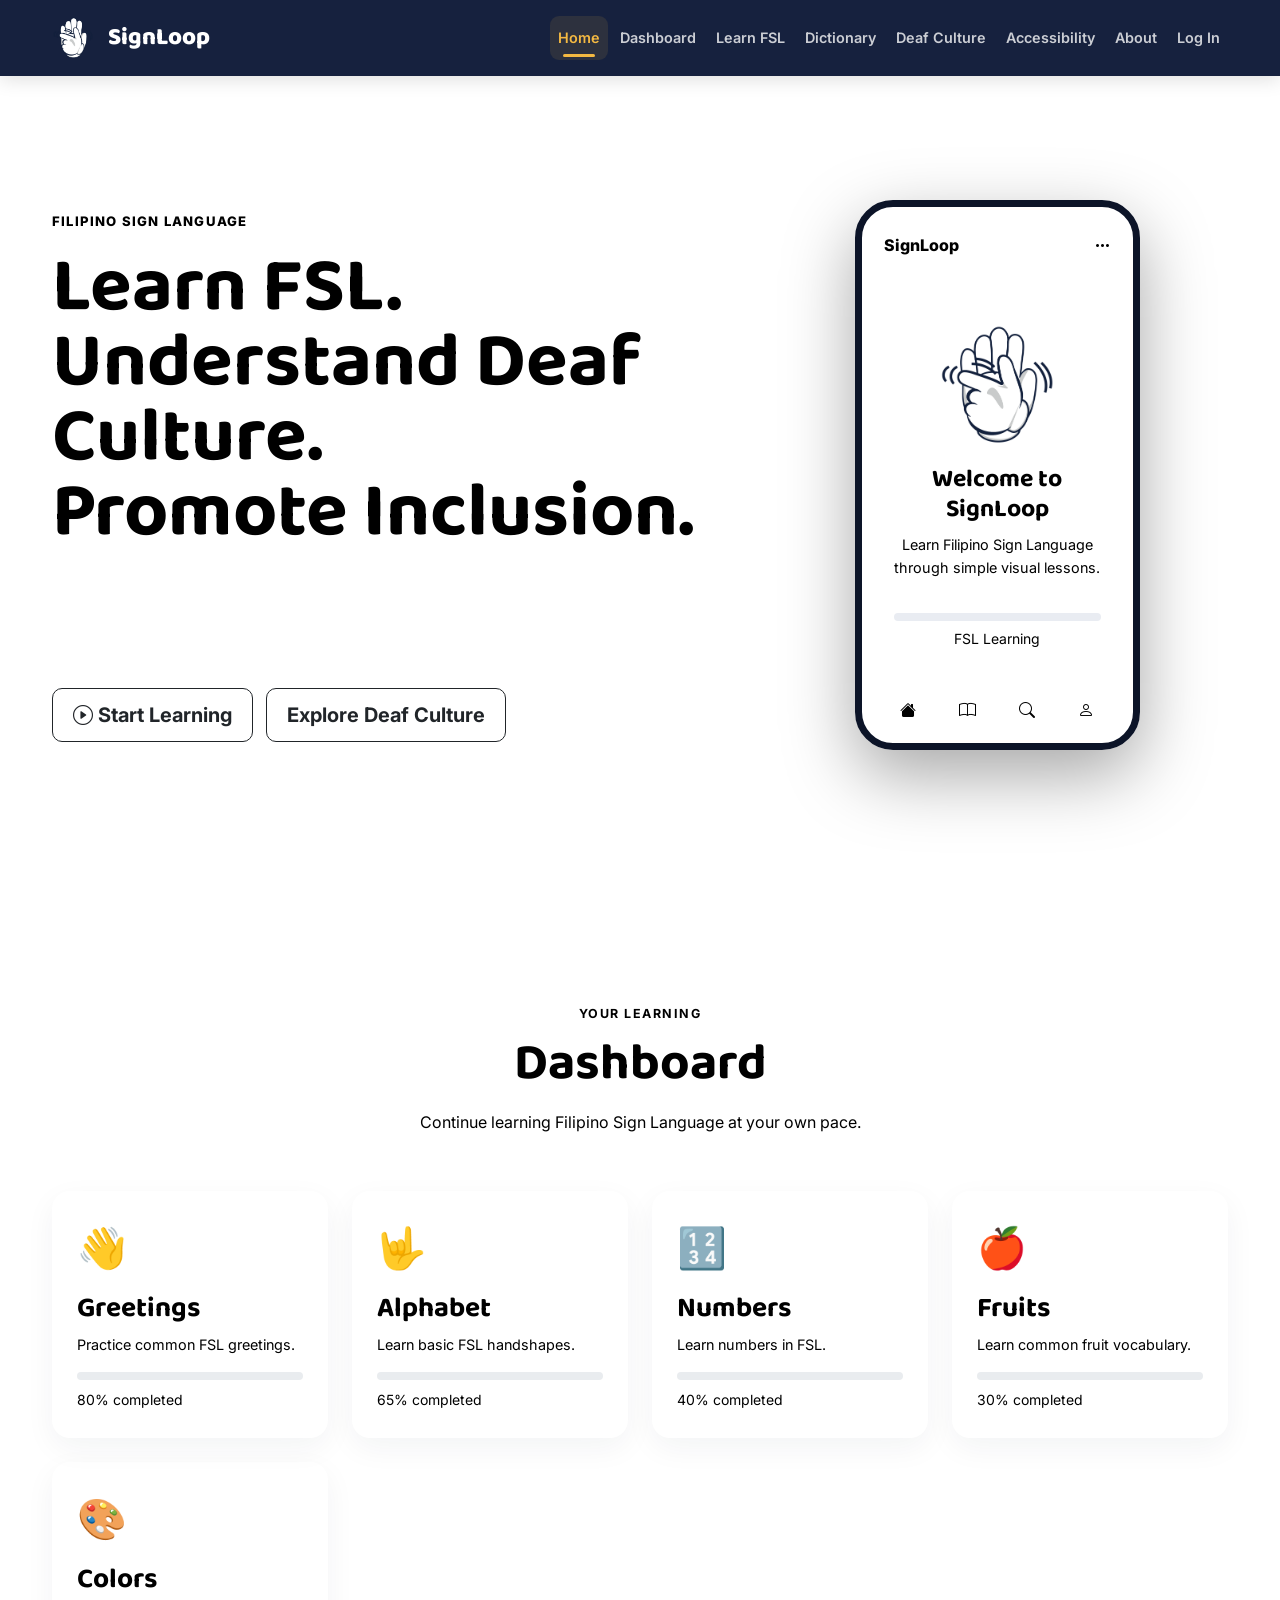
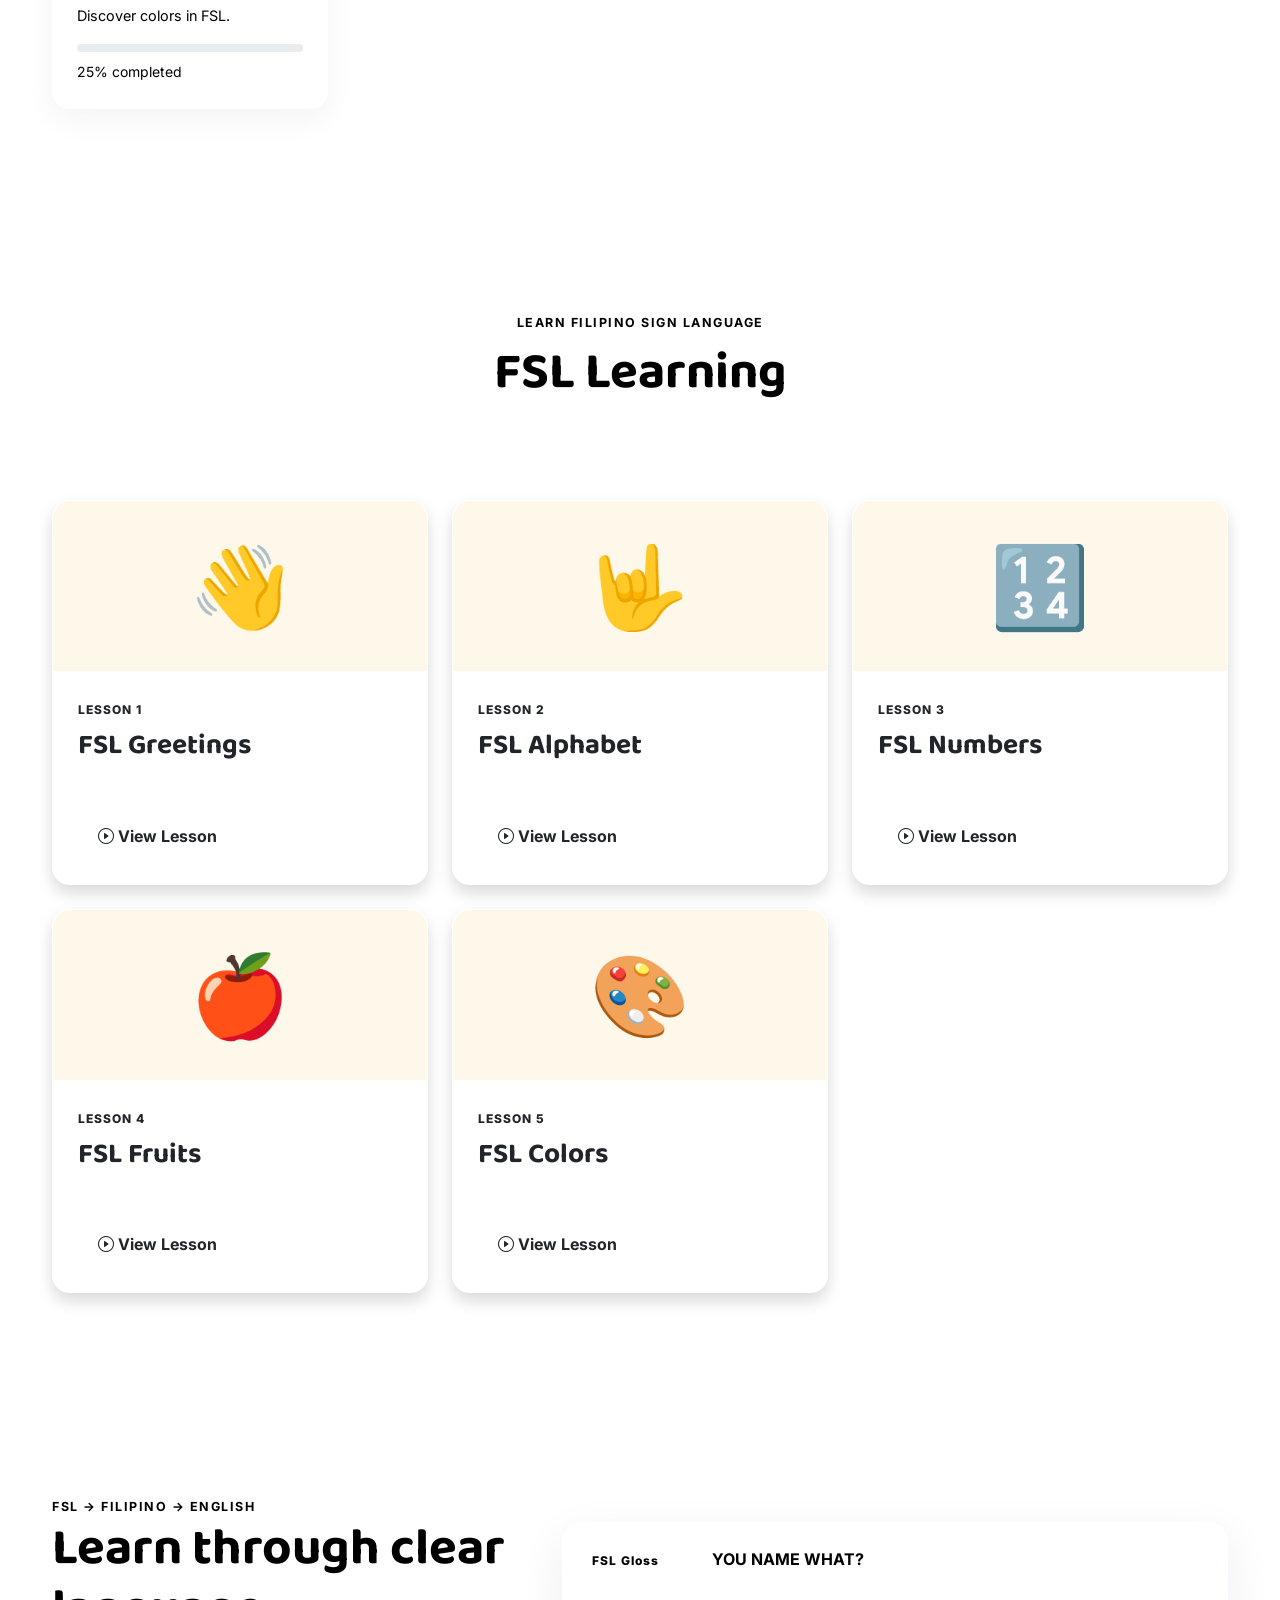
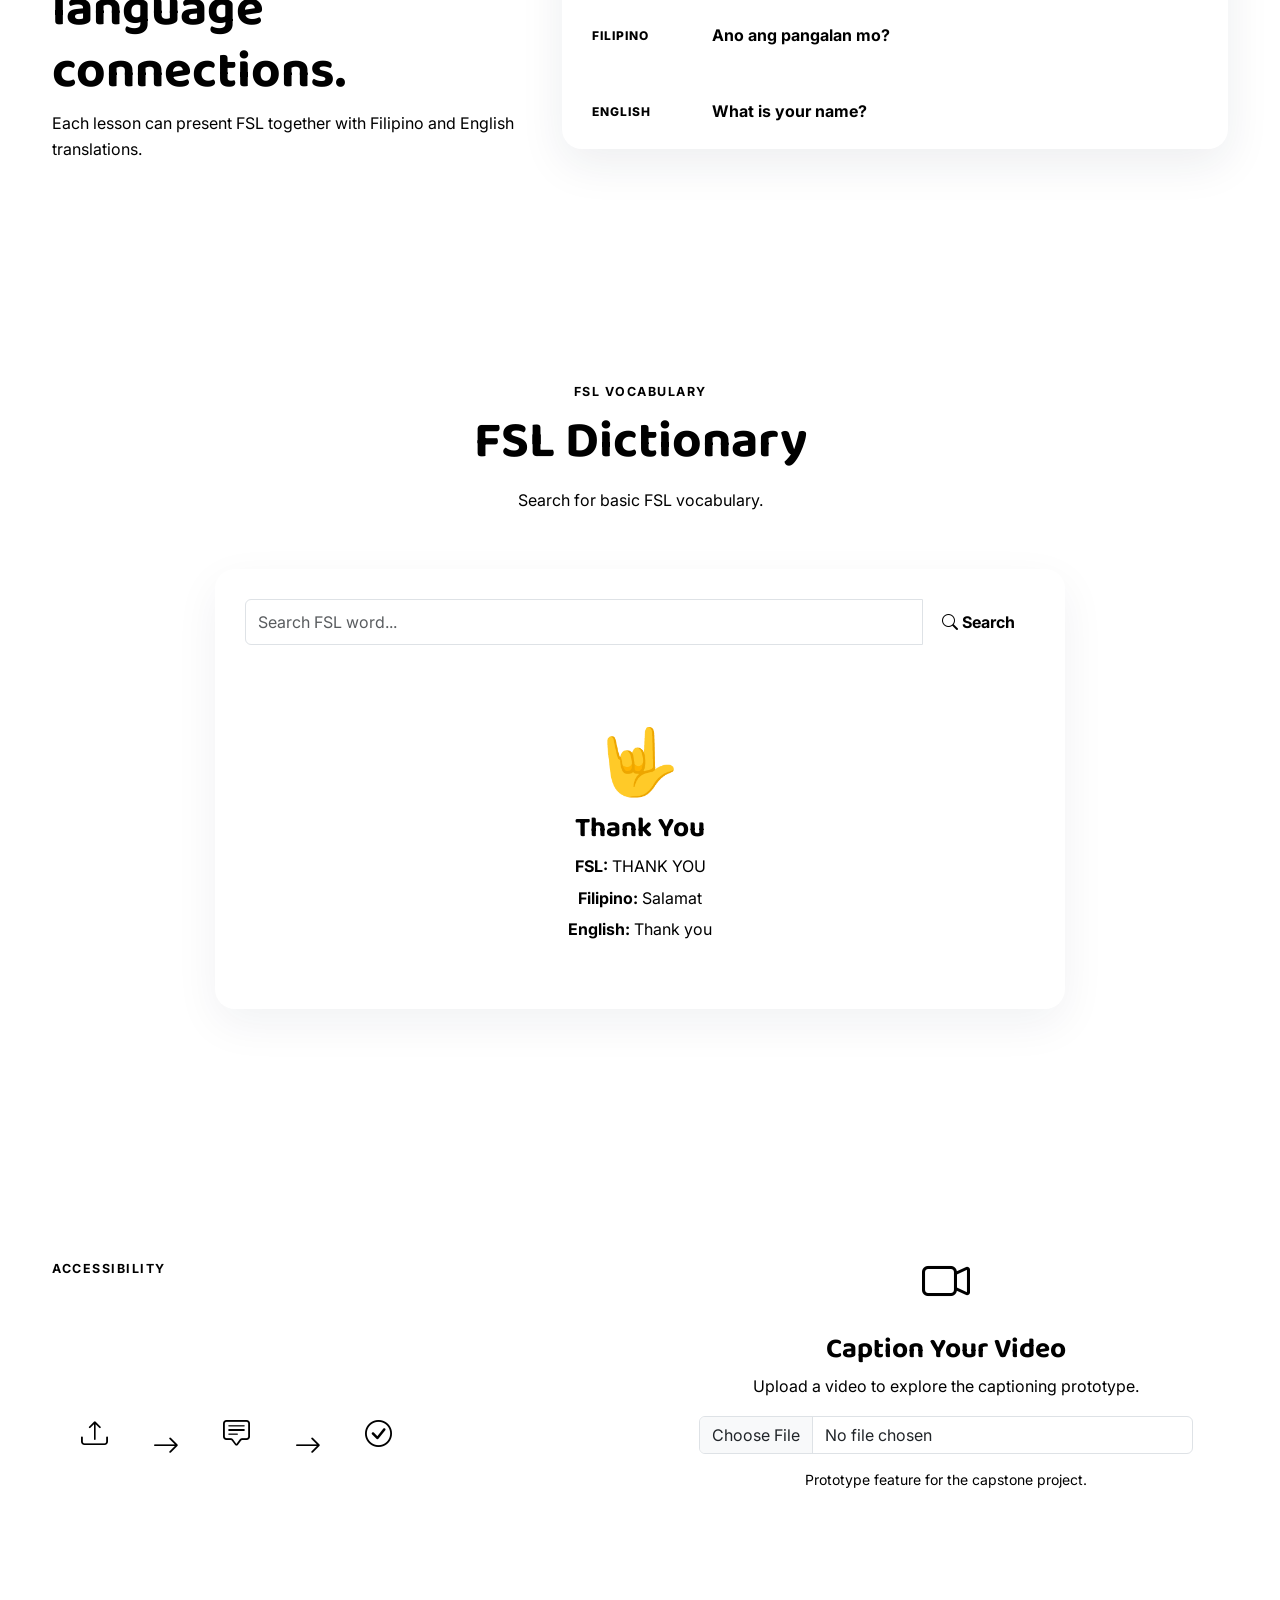
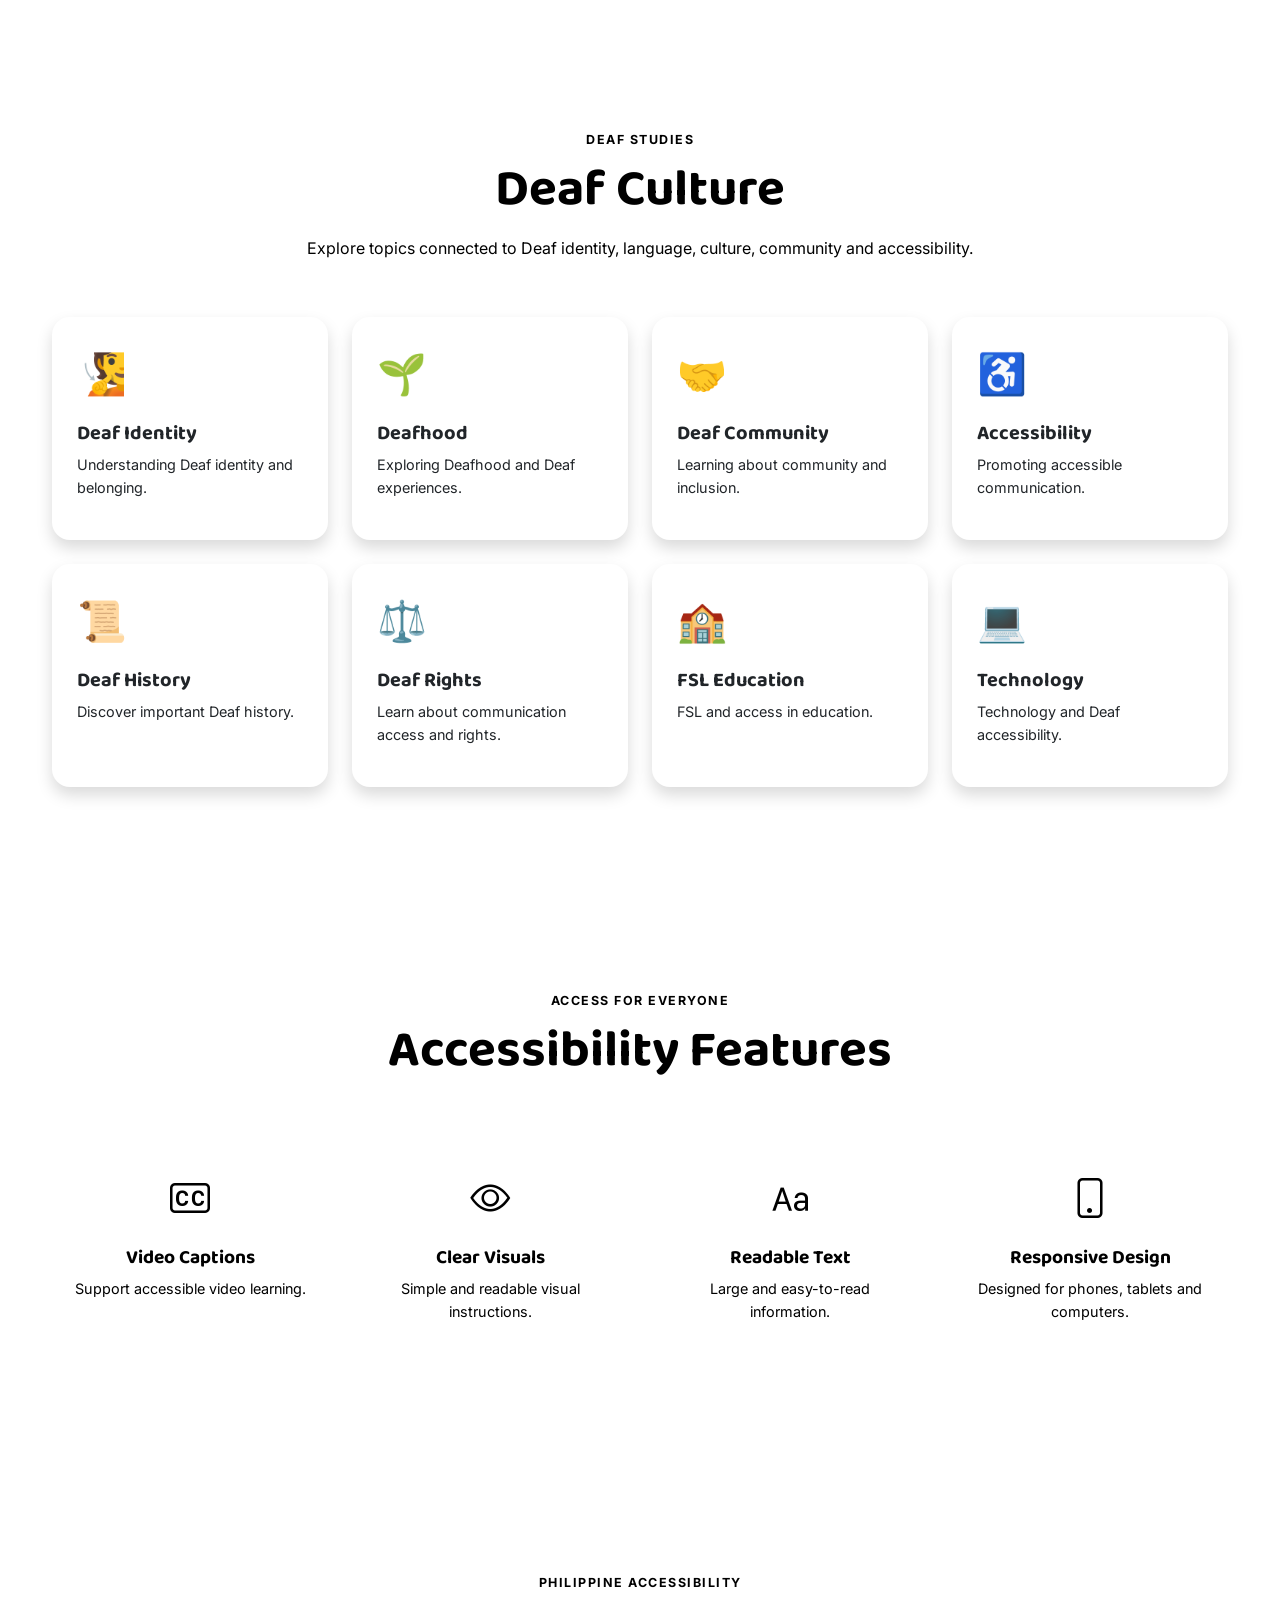
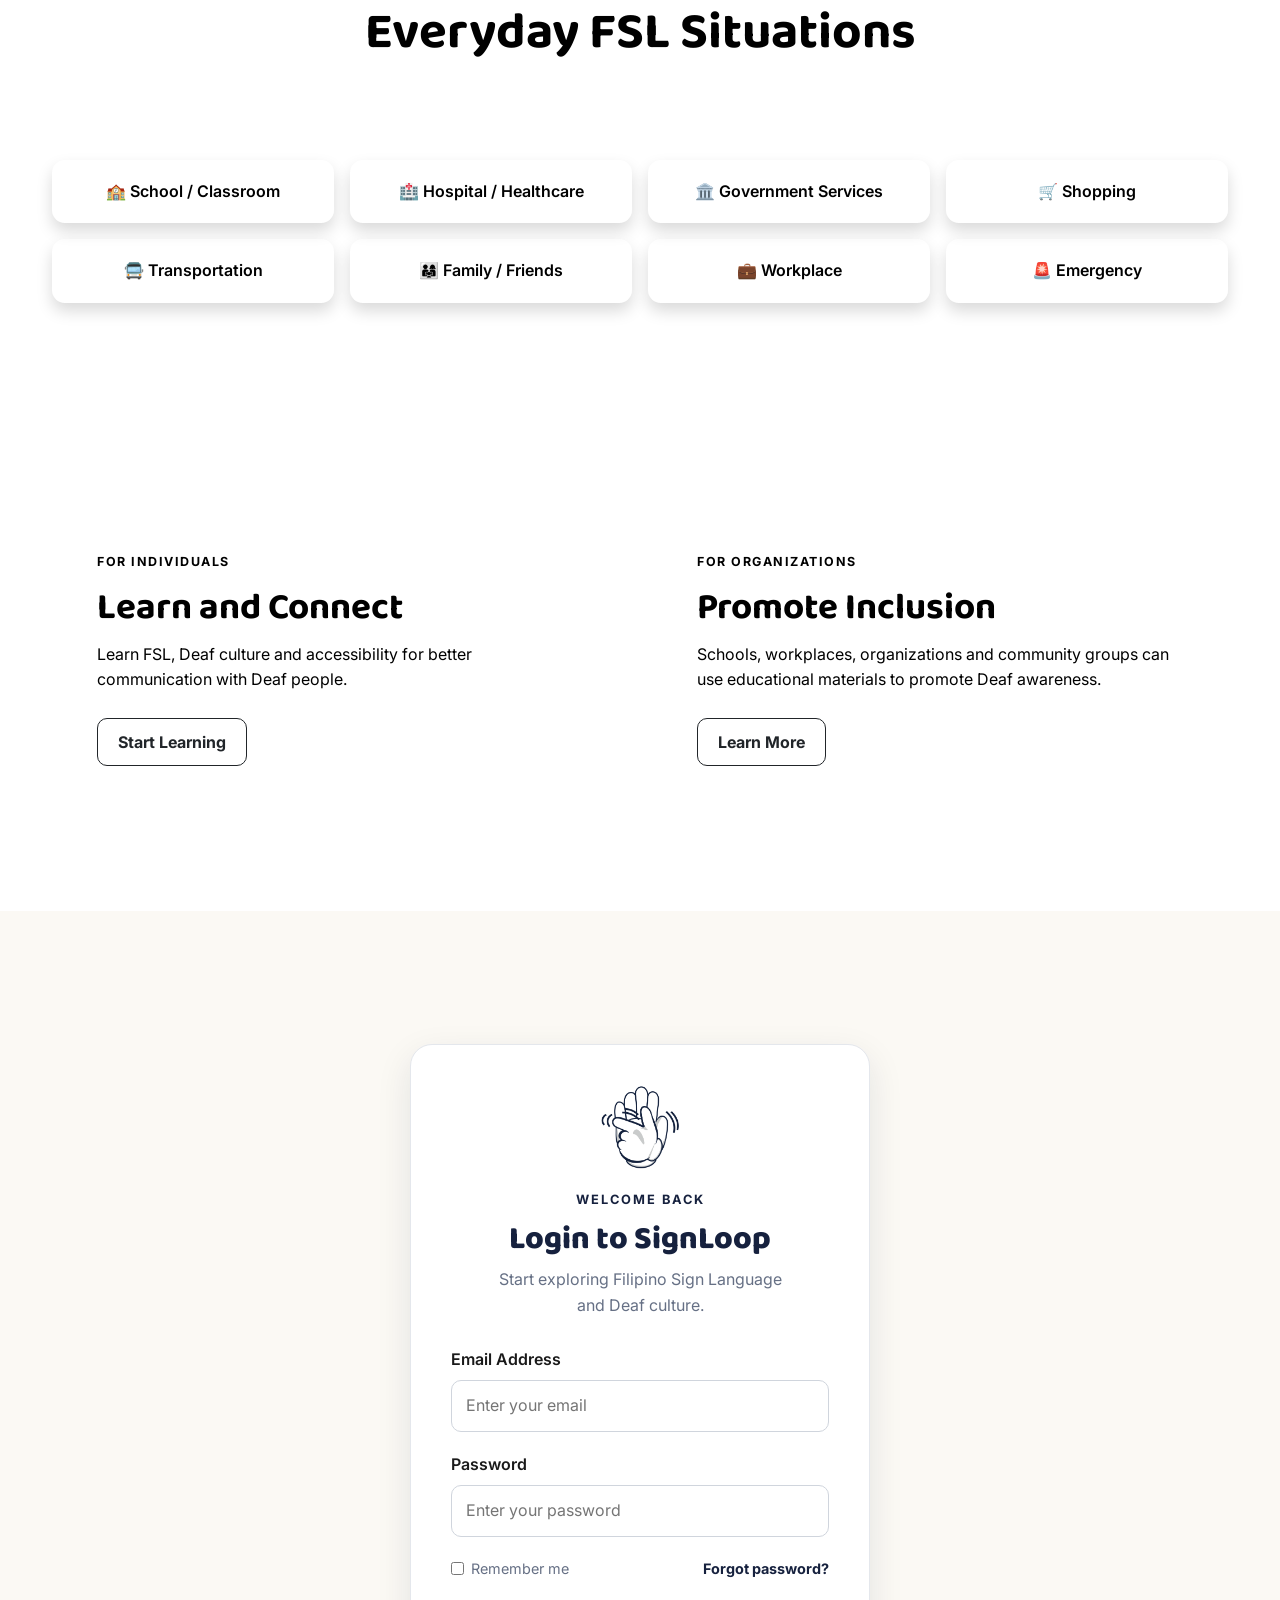
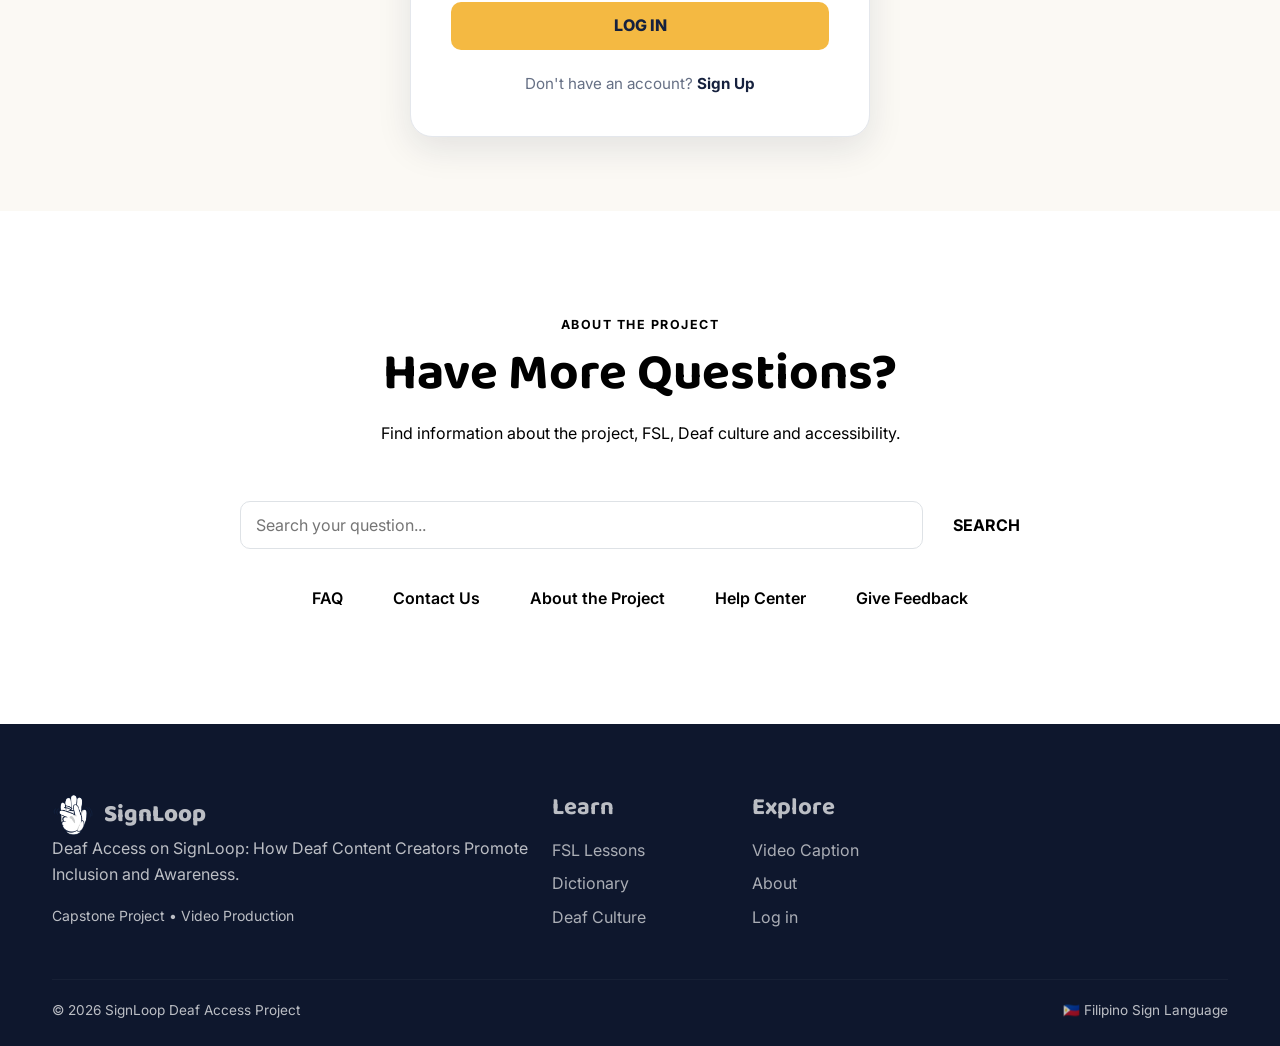
<file: index.html>
<!DOCTYPE html>
<html lang="en">
<head>
    <meta charset="UTF-8">
    <meta name="viewport" content="width=device-width, initial-scale=1.0">

    <title>SignLoop | Deaf Access</title>

    <!-- Google Fonts -->
    <link rel="preconnect" href="https://fonts.googleapis.com">
    <link rel="preconnect" href="https://fonts.gstatic.com" crossorigin>
    <link href="https://fonts.googleapis.com/css2?family=Baloo+2:wght@600;700;800&family=Inter:wght@400;500;600;700&display=swap" rel="stylesheet">

    <!-- Bootstrap -->
    <link href="https://cdn.jsdelivr.net/npm/bootstrap@5.3.3/dist/css/bootstrap.min.css" rel="stylesheet">

    <!-- Bootstrap Icons -->
    <link href="https://cdn.jsdelivr.net/npm/bootstrap-icons@1.11.3/font/bootstrap-icons.css" rel="stylesheet">

    <!-- Custom CSS -->
    <link rel="stylesheet" href="style.css">
</head>

<body>

<!-- ================= NAVIGATION ================= -->

<nav class="navbar navbar-expand-lg navbar-dark fixed-top">
    <div class="container">

        <a class="navbar-brand" href="#home">
            <img src="darkblue logo.png" alt="SignLoop" class="brand-logo">
            <span>SignLoop</span>
        </a>

        <button class="navbar-toggler"
                type="button"
                data-bs-toggle="collapse"
                data-bs-target="#mainNav"
                aria-controls="mainNav"
                aria-expanded="false"
                aria-label="Toggle navigation">
            <span class="navbar-toggler-icon"></span>
        </button>

        <div class="collapse navbar-collapse" id="mainNav">

            <ul class="navbar-nav ms-auto nav-tabs-custom">

                <li class="nav-item">
                    <a class="nav-link" href="#home">Home</a>
                </li>

                <li class="nav-item">
                    <a class="nav-link" href="#dashboard">Dashboard</a>
                </li>

                <li class="nav-item">
                    <a class="nav-link" href="#learn">Learn FSL</a>
                </li>

                <li class="nav-item">
                    <a class="nav-link" href="#dictionary">Dictionary</a>
                </li>

                <li class="nav-item">
                    <a class="nav-link" href="#culture">Deaf Culture</a>
                </li>

                <li class="nav-item">
                    <a class="nav-link" href="#caption">Accessibility</a>
                </li>

                <li class="nav-item">
                    <a class="nav-link" href="#about">About</a>
                </li>

                <li class="nav-item">
                   <a class="nav-link" href="#login">Log In</a>
                </li>

            </ul>

        </div>
    </div>
</nav>


<!-- ================= HOME ================= -->

<section id="home" class="hero-section">

    <div class="container">

        <div class="row align-items-center g-5">

            <div class="col-lg-7">

                <span class="small-label">
                    FILIPINO SIGN LANGUAGE
                </span>

                <h1>
                    Learn FSL.
                    <span>Understand Deaf Culture.</span>
                    Promote Inclusion.
                </h1>

                <p class="hero-text">
                    Deaf Access on SignLoop is an educational project
                    designed to help people learn Filipino Sign Language,
                    understand Deaf culture, and communicate more
                    inclusively with the Deaf community.
                </p>

                <div class="hero-buttons">

                    <a href="#learn" class="btn btn-outline-dark btn-lg">
                        <i class="bi bi-play-circle"></i>
                        Start Learning
                    </a>

                    <a href="#culture" class="btn btn-outline-dark btn-lg">
                        Explore Deaf Culture
                    </a>

                </div>

            </div>


            <div class="col-lg-5">

                <div class="phone-preview">

                    <div class="phone-top">
                        <span>SignLoop</span>
                        <i class="bi bi-three-dots"></i>
                    </div>

                    <div class="phone-content">

                        <div class="sign-icon">
                           <img src="darkblue logo.png" alt="SignLoop Logo">
                        </div>

                        <h3>Welcome to SignLoop</h3>

                        <p>
                            Learn Filipino Sign Language
                            through simple visual lessons.
                        </p>

                        <div class="mini-progress">
                            <span></span>
                        </div>

                        <small>FSL Learning</small>

                    </div>

                    <div class="phone-bottom">
                        <i class="bi bi-house-fill"></i>
                        <i class="bi bi-book"></i>
                        <i class="bi bi-search"></i>
                        <i class="bi bi-person"></i>
                    </div>

                </div>

            </div>

        </div>

    </div>

</section>


<!-- ================= DASHBOARD ================= -->

<section id="dashboard" class="section-light">

    <div class="container">

        <div class="section-heading">

            <span class="section-label">YOUR LEARNING</span>

            <h2>Dashboard</h2>

            <p>
                Continue learning Filipino Sign Language
                at your own pace.
            </p>

        </div>


        <div class="row g-4">

            <!-- Greetings -->

            <div class="col-md-6 col-lg-3">

                <div class="dashboard-card">

                    <div class="dashboard-icon">
                        👋
                    </div>

                    <h3>Greetings</h3>

                    <p>Practice common FSL greetings.</p>

                    <div class="progress">
                        <div class="progress-bar"
                             style="width: 80%"></div>
                    </div>

                    <small>80% completed</small>

                </div>

            </div>


            <!-- Alphabet -->

            <div class="col-md-6 col-lg-3">

                <div class="dashboard-card">

                    <div class="dashboard-icon">
                        🤟
                    </div>

                    <h3>Alphabet</h3>

                    <p>Learn basic FSL handshapes.</p>

                    <div class="progress">
                        <div class="progress-bar"
                             style="width: 65%"></div>
                    </div>

                    <small>65% completed</small>

                </div>

            </div>


            <!-- Numbers -->

            <div class="col-md-6 col-lg-3">

                <div class="dashboard-card">

                    <div class="dashboard-icon">
                        🔢
                    </div>

                    <h3>Numbers</h3>

                    <p>Learn numbers in FSL.</p>

                    <div class="progress">
                        <div class="progress-bar"
                             style="width: 40%"></div>
                    </div>

                    <small>40% completed</small>

                </div>

            </div>


            <!-- Fruits -->

            <div class="col-md-6 col-lg-3">

                <div class="dashboard-card">

                    <div class="dashboard-icon">
                        🍎
                    </div>

                    <h3>Fruits</h3>

                    <p>Learn common fruit vocabulary.</p>

                    <div class="progress">
                        <div class="progress-bar"
                             style="width: 30%"></div>
                    </div>

                    <small>30% completed</small>

                </div>

            </div>


            <!-- Colors -->

            <div class="col-md-6 col-lg-3">

                <div class="dashboard-card">

                    <div class="dashboard-icon">
                        🎨
                    </div>

                    <h3>Colors</h3>

                    <p>Discover colors in FSL.</p>

                    <div class="progress">
                        <div class="progress-bar"
                             style="width: 25%"></div>
                    </div>

                    <small>25% completed</small>

                </div>

            </div>

        </div>

    </div>

</section>


<!-- ================= LEARN FSL ================= -->

<section id="learn" class="section-dark">

    <div class="container">

        <div class="section-heading light-text">

            <span class="section-label">
                LEARN FILIPINO SIGN LANGUAGE
            </span>

            <h2>FSL Learning</h2>

            <p>
                Learn basic Filipino Sign Language through
                visual lessons and educational videos.
            </p>

        </div>


        <div class="row g-4">


                      <!-- LESSON 1: GREETINGS -->
<div class="col-md-6 col-lg-4">
    <div class="lesson-card card shadow">
        <div class="lesson-image">
            👋
        </div>
        <div class="lesson-content">
            <span>LESSON 1</span>
            <h3>FSL Greetings</h3>
            <p>
                Learn everyday Filipino greetings in FSL.
            </p>
            <a href="lesson_01.html" class="btn btn-gold">
                <i class="bi bi-play-circle"></i>
                View Lesson
            </a>
        </div>
    </div>
</div>


            <!-- LESSON 2: ALPHABET -->

            <div class="col-md-6 col-lg-4">

                <div class="lesson-card card shadow">

                    <div class="lesson-image">
                        🤟
                    </div>

                    <div class="lesson-content">

                        <span>LESSON 2</span>

                        <h3>FSL Alphabet</h3>

                        <p>
                            Learn the Filipino Sign Language
                            alphabet.
                        </p>

                        <button class="btn btn-gold"
                                type="button"
                                onclick="showLesson('FSL Alphabet', 'videos/alphabet.mp4', 'https://www.youtube.com/embed/VIDEO_ID_2')">
                            <i class="bi bi-play-circle"></i>
                            View Lesson
                        </button>

                    </div>

                </div>

            </div>


            <!-- LESSON 3: NUMBERS -->

            <div class="col-md-6 col-lg-4">

                <div class="lesson-card card shadow">

                    <div class="lesson-image">
                        🔢
                    </div>

                    <div class="lesson-content">

                        <span>LESSON 3</span>

                        <h3>FSL Numbers</h3>

                        <p>
                            Learn basic numbers in FSL.
                        </p>

                        <button class="btn btn-gold"
                                type="button"
                                onclick="showLesson('FSL Numbers', 'videos/numbers.mp4', 'https://www.youtube.com/embed/VIDEO_ID_3')">
                            <i class="bi bi-play-circle"></i>
                            View Lesson
                        </button>

                    </div>

                </div>

            </div>


            <!-- LESSON 4: FRUITS -->

            <div class="col-md-6 col-lg-4">

                <div class="lesson-card card shadow">

                    <div class="lesson-image">
                        🍎
                    </div>

                    <div class="lesson-content">

                        <span>LESSON 4</span>

                        <h3>FSL Fruits</h3>

                        <p>
                            Learn common fruit vocabulary
                            in FSL.
                        </p>

                        <button class="btn btn-gold"
                                type="button"
                                onclick="showLesson('FSL Fruits', 'videos/fruits.mp4', 'https://www.youtube.com/embed/VIDEO_ID_4')">
                            <i class="bi bi-play-circle"></i>
                            View Lesson
                        </button>

                    </div>

                </div>

            </div>


            <!-- LESSON 5: COLORS -->

            <div class="col-md-6 col-lg-4">

                <div class="lesson-card card shadow">

                    <div class="lesson-image">
                        🎨
                    </div>

                    <div class="lesson-content">

                        <span>LESSON 5</span>

                        <h3>FSL Colors</h3>

                        <p>
                            Learn common colors in FSL.
                        </p>

                        <button class="btn btn-gold"
                                type="button"
                                onclick="showLesson('FSL Colors', 'videos/colors.mp4', 'https://www.youtube.com/embed/VIDEO_ID_5')">
                            <i class="bi bi-play-circle"></i>
                            View Lesson
                        </button>

                    </div>

                </div>

            </div>

        </div>

    </div>

</section>


<!-- ================= VIDEO MODAL ================= -->

<div class="modal fade"
     id="lessonModal"
     tabindex="-1"
     aria-labelledby="lessonModalTitle"
     aria-hidden="true">

    <div class="modal-dialog modal-lg modal-dialog-centered">

        <div class="modal-content video-modal">

            <div class="modal-header">

                <h2 class="modal-title" id="lessonModalTitle">
                    FSL Lesson
                </h2>

                <button type="button"
                        class="btn-close"
                        data-bs-dismiss="modal"
                        aria-label="Close">
                </button>

            </div>

            <div class="modal-body">

                <!-- YouTube video -->
                <div class="video-wrapper">
                    <iframe
                        id="youtubeVideo"
                        src=""
                        title="FSL Learning Video"
                        allow="accelerometer; autoplay; clipboard-write; encrypted-media; gyroscope; picture-in-picture"
                        allowfullscreen>
                    </iframe>
                </div>

                <!-- Local video -->
                <video id="localVideo"
                       class="local-video"
                       controls
                       preload="metadata">
                    <source id="localVideoSource" src="" type="video/mp4">
                    Your browser does not support video playback.
                </video>

                <div class="video-note">
                    <i class="bi bi-info-circle"></i>
                    You can replace the temporary video link
                    with your YouTube lesson later.
                </div>

            </div>

        </div>

    </div>

</div>


<!-- ================= FSL EXAMPLE ================= -->

<section class="example-section">

    <div class="container">

        <div class="row align-items-center g-5">

            <div class="col-lg-5">

                <span class="section-label">
                    FSL → FILIPINO → ENGLISH
                </span>

                <h2>
                    Learn through clear
                    language connections.
                </h2>

                <p>
                    Each lesson can present FSL together
                    with Filipino and English translations.
                </p>

            </div>


            <div class="col-lg-7">

                <div class="translation-card">

                    <div class="translation-row">

                        <span>FSL Gloss</span>

                        <strong>
                            YOU NAME WHAT?
                        </strong>

                    </div>

                    <div class="translation-row">

                        <span>FILIPINO</span>

                        <strong>
                            Ano ang pangalan mo?
                        </strong>

                    </div>

                    <div class="translation-row">

                        <span>ENGLISH</span>

                        <strong>
                            What is your name?
                        </strong>

                    </div>

                </div>

            </div>

        </div>

    </div>

</section>


<!-- ================= DICTIONARY ================= -->

<section id="dictionary" class="section-light">

    <div class="container">

        <div class="section-heading">

            <span class="section-label">
                FSL VOCABULARY
            </span>

            <h2>FSL Dictionary</h2>

            <p>
                Search for basic FSL vocabulary.
            </p>

        </div>


        <div class="dictionary-box">

            <div class="input-group">

                <input type="text"
                       id="dictionarySearch"
                       class="form-control"
                       placeholder="Search FSL word..."
                       aria-label="Search FSL word">

                <button class="btn btn-gold"
                        type="button"
                        onclick="searchDictionary()">
                    <i class="bi bi-search"></i>
                    Search
                </button>

            </div>


            <div id="dictionaryResult" class="dictionary-result">

                <div class="dictionary-icon">
                    🤟
                </div>

                <h3>Thank You</h3>

                <p>
                    <strong>FSL:</strong> THANK YOU
                </p>

                <p>
                    <strong>Filipino:</strong> Salamat
                </p>

                <p>
                    <strong>English:</strong> Thank you
                </p>

            </div>

        </div>

    </div>

</section>


<!-- ================= VIDEO CAPTION ================= -->

<section id="caption" class="section-dark">

    <div class="container">

        <div class="row align-items-center g-5">

            <div class="col-lg-6">

                <span class="section-label">
                    ACCESSIBILITY
                </span>

                <h2 class="text-white">
                    FSL Video Caption
                </h2>

                <p class="text-white-50">
                    A prototype concept for improving accessibility
                    of video content through captions.
                </p>

                <div class="caption-process">

                    <div>
                        <i class="bi bi-upload"></i>
                        <span>Upload Video</span>
                    </div>

                    <i class="bi bi-arrow-right"></i>

                    <div>
                        <i class="bi bi-chat-square-text"></i>
                        <span>Caption</span>
                    </div>

                    <i class="bi bi-arrow-right"></i>

                    <div>
                        <i class="bi bi-check-circle"></i>
                        <span>Review/Edit</span>
                    </div>

                </div>

            </div>


            <div class="col-lg-6">

                <div class="upload-card">

                    <i class="bi bi-camera-video"></i>

                    <h3>Caption Your Video</h3>

                    <p>
                        Upload a video to explore
                        the captioning prototype.
                    </p>

                    <input type="file"
                           id="videoUpload"
                           class="form-control"
                           accept="video/*">

                    <div id="uploadMessage"></div>

                    <small>
                        Prototype feature for the capstone project.
                    </small>

                </div>

            </div>

        </div>

    </div>

</section>


<!-- ================= DEAF CULTURE ================= -->

<section id="culture" class="section-light">

    <div class="container">

        <div class="section-heading">

            <span class="section-label">
                DEAF STUDIES
            </span>

            <h2>Deaf Culture</h2>

            <p>
                Explore topics connected to Deaf identity,
                language, culture, community and accessibility.
            </p>

        </div>


        <div class="row g-4">

            <div class="col-md-6 col-lg-3">
                <div class="culture-card card shadow">
                    <span>🧏</span>
                    <h3>Deaf Identity</h3>
                    <p>Understanding Deaf identity and belonging.</p>
                </div>
            </div>

            <div class="col-md-6 col-lg-3">
                <div class="culture-card card shadow">
                    <span>🌱</span>
                    <h3>Deafhood</h3>
                    <p>Exploring Deafhood and Deaf experiences.</p>
                </div>
            </div>

            <div class="col-md-6 col-lg-3">
                <div class="culture-card card shadow">
                    <span>🤝</span>
                    <h3>Deaf Community</h3>
                    <p>Learning about community and inclusion.</p>
                </div>
            </div>

            <div class="col-md-6 col-lg-3">
                <div class="culture-card card shadow">
                    <span>♿</span>
                    <h3>Accessibility</h3>
                    <p>Promoting accessible communication.</p>
                </div>
            </div>

            <div class="col-md-6 col-lg-3">
                <div class="culture-card card shadow">
                    <span>📜</span>
                    <h3>Deaf History</h3>
                    <p>Discover important Deaf history.</p>
                </div>
            </div>

            <div class="col-md-6 col-lg-3">
                <div class="culture-card card shadow">
                    <span>⚖️</span>
                    <h3>Deaf Rights</h3>
                    <p>Learn about communication access and rights.</p>
                </div>
            </div>

            <div class="col-md-6 col-lg-3">
                <div class="culture-card card shadow">
                    <span>🏫</span>
                    <h3>FSL Education</h3>
                    <p>FSL and access in education.</p>
                </div>
            </div>

            <div class="col-md-6 col-lg-3">
                <div class="culture-card card shadow">
                    <span>💻</span>
                    <h3>Technology</h3>
                    <p>Technology and Deaf accessibility.</p>
                </div>
            </div>

        </div>

    </div>

</section>


<!-- ================= ACCESSIBILITY FEATURES ================= -->

<section class="section-light">

    <div class="container">

        <div class="section-heading">

            <span class="section-label">
                ACCESS FOR EVERYONE
            </span>

            <h2>Accessibility Features</h2>

        </div>


        <div class="row g-4">

            <div class="col-md-6 col-lg-3">

                <div class="feature-card">

                    <i class="bi bi-badge-cc"></i>

                    <h3>Video Captions</h3>

                    <p>
                        Support accessible video learning.
                    </p>

                </div>

            </div>


            <div class="col-md-6 col-lg-3">

                <div class="feature-card">

                    <i class="bi bi-eye"></i>

                    <h3>Clear Visuals</h3>

                    <p>
                        Simple and readable visual instructions.
                    </p>

                </div>

            </div>


            <div class="col-md-6 col-lg-3">

                <div class="feature-card">

                    <i class="bi bi-type"></i>

                    <h3>Readable Text</h3>

                    <p>
                        Large and easy-to-read information.
                    </p>

                </div>

            </div>


            <div class="col-md-6 col-lg-3">

                <div class="feature-card">

                    <i class="bi bi-phone"></i>

                    <h3>Responsive Design</h3>

                    <p>
                        Designed for phones, tablets and computers.
                    </p>

                </div>

            </div>

        </div>

    </div>

</section>


<!-- ================= PHILIPPINE SITUATIONS ================= -->

<section class="situations-section">

    <div class="container">

        <div class="section-heading light-text">

            <span class="section-label">
                PHILIPPINE ACCESSIBILITY
            </span>

            <h2>Everyday FSL Situations</h2>

            <p>
                Learn communication situations that may occur
                in everyday life in the Philippines.
            </p>

        </div>


        <div class="row g-3">

            <div class="col-6 col-md-4 col-lg-3">
                <div class="situation-card card shadow">
                    🏫 School / Classroom
                </div>
            </div>

            <div class="col-6 col-md-4 col-lg-3">
                <div class="situation-card card shadow">
                    🏥 Hospital / Healthcare
                </div>
            </div>

            <div class="col-6 col-md-4 col-lg-3">
                <div class="situation-card card shadow">
                    🏛️ Government Services
                </div>
            </div>

            <div class="col-6 col-md-4 col-lg-3">
                <div class="situation-card card shadow">
                    🛒 Shopping
                </div>
            </div>

            <div class="col-6 col-md-4 col-lg-3">
                <div class="situation-card card shadow">
                    🚍 Transportation
                </div>
            </div>

            <div class="col-6 col-md-4 col-lg-3">
                <div class="situation-card card shadow">
                    👨‍👩‍👧 Family / Friends
                </div>
            </div>

            <div class="col-6 col-md-4 col-lg-3">
                <div class="situation-card card shadow">
                    💼 Workplace
                </div>
            </div>

            <div class="col-6 col-md-4 col-lg-3">
                <div class="situation-card card shadow">
                    🚨 Emergency
                </div>
            </div>

        </div>

    </div>

</section>


<!-- ================= AUDIENCE ================= -->

<section class="section-light">

    <div class="container">

        <div class="row g-4">

            <div class="col-lg-6">

                <div class="audience-card">

                    <span class="section-label">
                        FOR INDIVIDUALS
                    </span>

                    <h2>Learn and Connect</h2>

                    <p>
                        Learn FSL, Deaf culture and accessibility
                        for better communication with Deaf people.
                    </p>

                    <a href="#learn" class="btn btn-outline-dark">
                        Start Learning
                    </a>

                </div>

            </div>


            <div class="col-lg-6">

                <div class="audience-card gold-card">

                    <span class="section-label">
                        FOR ORGANIZATIONS
                    </span>

                    <h2>Promote Inclusion</h2>

                    <p>
                        Schools, workplaces, organizations and
                        community groups can use educational
                        materials to promote Deaf awareness.
                    </p>

                    <a href="#about" class="btn btn-outline-dark">
                        Learn More
                    </a>

                </div>

            </div>

        </div>

    </div>

</section>


<!-- ================= LOGIN FORM ================= -->

<section id="login" class="login-section">
    <div class="login-box">

        <div class="login-logo">
            <img src="darkblue logo.png" alt="SignLoop Logo">
        </div>

        <span class="section-label">WELCOME BACK</span>
      <h2>Login to SignLoop</h2>
        <p>Start exploring Filipino Sign Language <br>
           and Deaf culture.
        </p>

        <form id="loginForm">
            <div class="form-group">
                <label for="loginEmail">Email Address</label>
                <input type="email"
                       id="loginEmail"
                       placeholder="Enter your email"
                       required>
            </div>

            <div class="form-group">
                <label for="loginPassword">Password</label>
                <input type="password"
                       id="loginPassword"
                       placeholder="Enter your password"
                       required>
            </div>

            <div class="login-options">
                <label for="rememberMe">
                    <input type="checkbox" id="rememberMe">
                    Remember me
                </label>

                <a href="#login" id="forgotPassword">
                    Forgot password?
                </a>
            </div>

            <button type="submit" class="login-button">
                LOG IN
            </button>

            <p id="loginMessage"
               class="login-message"
               aria-live="polite"></p>

            <div class="login-register">
                Don't have an account?
                <a href="#signup">Sign Up</a>
            </div>
        </form>

    </div>
</section>

<!-- ================= ABOUT / QUESTIONS ================= -->

<section id="about" class="section-light">

    <div class="container">

        <div class="section-heading">

            <span class="section-label">
                ABOUT THE PROJECT
            </span>

            <h2>Have More Questions?</h2>

            <p>
                Find information about the project,
                FSL, Deaf culture and accessibility.
            </p>

        </div>


        <div class="search-question">

            <input type="text"
                   id="questionSearch"
                   placeholder="Search your question..."
                   aria-label="Search your question"
					class="border"
			>

            <button onclick="searchQuestion()"
                    class="btn btn-gold"
                    type="button">

                SEARCH

            </button>

        </div>


        <div id="questionResult"
             class="question-result">
        </div>


        <div class="faq-buttons">

            <button type="button"
                    onclick="showQuestion('FAQ')">
                FAQ
            </button>

            <button type="button"
                    onclick="showQuestion('Contact Us')">
                Contact Us
            </button>

            <button type="button"
                    onclick="showQuestion('About the Project')">
                About the Project
            </button>

            <button type="button"
                    onclick="showQuestion('Help Center')">
                Help Center
            </button>

            <button type="button"
                    onclick="showQuestion('Give Feedback')">
                Give Feedback
            </button>

        </div>

    </div>

</section>


<!-- ================= FOOTER ================= -->

<footer>

    <div class="container">

        <div class="row g-4">

            <div class="col-lg-5">

                <div class="footer-logo">
                  <img src="darkblue logo.png" alt="SignLoop Logo" class="footer-logo-image">
                  <span>SignLoop</span> 
                </div>

                <p>
                    Deaf Access on SignLoop:
                    How Deaf Content Creators Promote
                    Inclusion and Awareness.
                </p>

                <small>
                    Capstone Project • Video Production
                </small>

            </div>


            <div class="col-6 col-lg-2">

                <h4>Learn</h4>

                <a href="#learn">FSL Lessons</a>
                <a href="#dictionary">Dictionary</a>
                <a href="#culture">Deaf Culture</a>

            </div>


            <div class="col-6 col-lg-2">

                <h4>Explore</h4>

                <a href="#caption">Video Caption</a>
                <a href="#about">About</a>
                <a href="#signup">Log in</a>

            </div>

        </div>


        <hr>


        <div class="footer-bottom">

            <span>
                © 2026 SignLoop Deaf Access Project
            </span>

            <span>
                🇵🇭 Filipino Sign Language
            </span>

        </div>

    </div>

</footer>


<!-- Bootstrap JavaScript -->

<script src="https://cdn.jsdelivr.net/npm/bootstrap@5.3.3/dist/js/bootstrap.bundle.min.js"></script>

<!-- Custom JavaScript -->

<script src="script.js"></script>

</body>
</html>
</file>
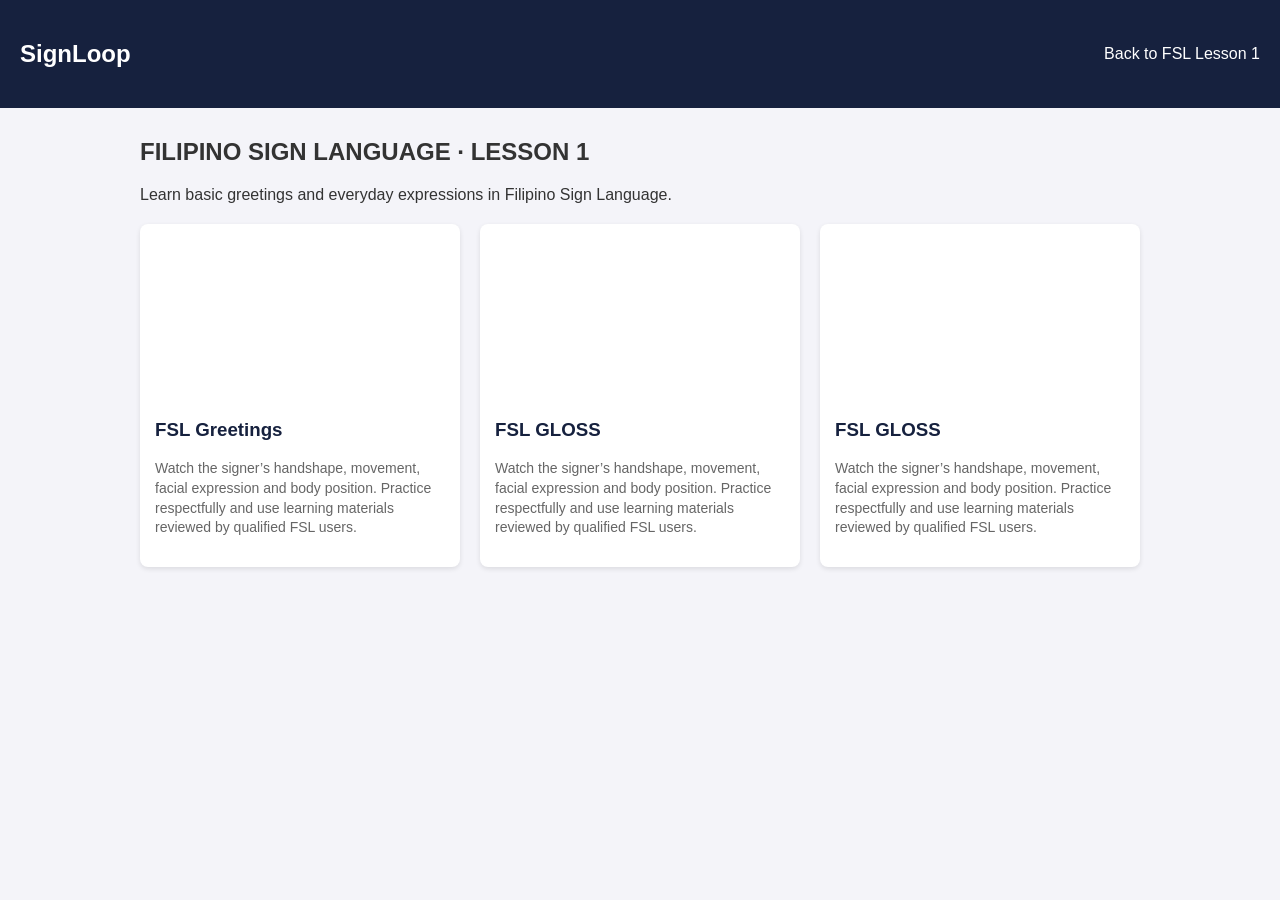
<file: lesson_01.html>
<!DOCTYPE html>
<html lang="en">
<head>
    <meta charset="UTF-8">
    <meta name="viewport" content="width=device-width, initial-scale=1.0">
    <title>Lesson Video Gallery</title>
    <style>
        body { font-family: Arial, sans-serif; margin: 0; background: #f4f4f9; color: #333; }
        header { background: #16213E; color: white; padding: 20px; display: flex; justify-content: space-between; align-items: center; }
        header a { color: white; text-decoration: none; margin-left: 15px; }
        .container { max-width: 1000px; margin: 30px auto; padding: 0 20px; }
        .gallery { display: grid; grid-template-columns: repeat(auto-fit, minmax(300px, 1fr)); gap: 20px; }
        .card { background: white; border-radius: 8px; box-shadow: 0 2px 5px rgba(0,0,0,0.1); overflow: hidden; display: flex; flex-direction: column; }
        .video-container { position: relative; width: 100%; padding-bottom: 56.25%; /* 16:9 Aspect Ratio */ }
        .video-container iframe { position: absolute; top: 0; left: 0; width: 100%; height: 100%; border: none; }
        .card-content { padding: 15px; flex-grow: 1; display: flex; flex-direction: column; justify-content: space-between; }
        .card-content h3 { margin-top: 0; color: #16213E; }
        .card-content p { font-size: 14px; color: #666; line-height: 1.4; }
        .nav-links { margin-bottom: 20px; }
    </style>
</head>
<body>

    <header>
        <h2>SignLoop</h2>
        <div>
            <a href="index.html#learn">Back to FSL Lesson 1</a>
        </div>
    </header>

    <div class="container">
        <h2>FILIPINO SIGN LANGUAGE · LESSON 1</h2>
        <p class="nav-links">Learn basic greetings and everyday expressions in Filipino Sign Language.</p>

        <!-- Gallery Grid -->
        <div class="gallery">
            
           <!-- Lesson 1 -->
<div class="card">
    <div class="video-container">
        <iframe 
            src="https://www.youtube.com/embed/O8c9kzps5uU" 
            title="FSL Greetings Video"
            allow="accelerometer; autoplay; clipboard-write; encrypted-media; gyroscope; picture-in-picture" 
            allowfullscreen>
        </iframe>
    </div>
    <div class="card-content">
        <div>
            <h3>FSL Greetings</h3>
            <p>Watch the signer’s handshape, movement, facial expression and body position. Practice respectfully and use learning materials reviewed by qualified FSL users.</p>
        </div>
    </div>
</div>

            <!-- Lesson 2 -->
            <div class="card">
                <div class="video-container">
                    <iframe src="https://www.youtube.com/embed/dQw4w9WgXcQ" allowfullscreen></iframe>
                </div>
                <div class="card-content">
                    <div>
                        <h3>FSL GLOSS</h3>
                        <p>Watch the signer’s handshape, movement, facial expression and body position. Practice respectfully and use learning materials reviewed by qualified FSL users.</p>
                    </div>
                </div>
            </div>

            <!-- Lesson 3 -->
            <div class="card">
                <div class="video-container">
                    <iframe src="https://www.youtube.com/embed/dQw4w9WgXcQ" allowfullscreen></iframe>
                </div>
                <div class="card-content">
                    <div>
                        <h3>FSL GLOSS</h3>
                        <p>Watch the signer’s handshape, movement, facial expression and body position. Practice respectfully and use learning materials reviewed by qualified FSL users.</p>
                    </div>
                </div>
            </div>

        </div>
    </div>

</body>
</html>
</file>
<file: style.css>
/* =========================================================
   SIGNLOOP DEAF ACCESS
   Custom CSS
   Technology: HTML + CSS + JavaScript + Bootstrap
   ========================================================= */


/* ================= ROOT COLORS ================= */

:root {
    deep-indigo: #16213E;
    warm-gold: #F4B942;
    coral: #EF6461;
    warm-off-dark-blue: #F4F6FA;
    off-white: #FBF9F4;
    charcoal: #1A1A1A;
    white: #FFFFFF;
    gray: #667085;
    border: #E4E7EC;
}


/* ================= GENERAL ================= */

html {
    scroll-behavior: smooth;
    scroll-padding-top: 80px;
}

body {
    margin: 0;
    padding: 0;
    font-family: "Inter", sans-serif;
    color: var(--charcoal);
    background: var(--off-white);
    line-height: 1.6;
}

h1,
h2,
h3,
h4,
.navbar-brand {
    font-family: "Baloo 2", sans-serif;
    font-weight: 700;
}

a {
    text-decoration: none;
}

img {
    max-width: 100%;
}

.section-light {
    background: var(--off-white);
    padding: 100px 0;
}

.section-dark {
    background: var(--deep-indigo);
    padding: 100px 0;
}

.section-heading {
    max-width: 760px;
    margin: 0 auto 55px;
    text-align: center;
}

.section-heading h2 {
    font-size: clamp(2.2rem, 4vw, 3.5rem);
    margin: 8px 0 15px;
    color: var(--deep-indigo);
}

.section-heading p {
    color: var(--gray);
    margin: 0;
}

.light-text h2 {
    color: var(--white);
}

.light-text p {
    color: rgba(255, 255, 255, 0.72);
}

.section-label {
    display: inline-block;
    color: var(--coral);
    font-size: 0.78rem;
    font-weight: 700;
    letter-spacing: 1.5px;
    text-transform: uppercase;
}



/* ================= SMOOTH NAVIGATION TABS ================= */

html {
    scroll-behavior: smooth;
    scroll-padding-top: 90px;
}

.navbar {
    background: #16213E;
    padding: 12px 0;
    box-shadow: 0 4px 18px rgba(0, 0, 0, 0.12);
}

.brand-logo {
    width: 42px;
    height: 42px;
    object-fit: contain;
    background: transparent;
    margin-right: 8px;
}

.navbar-brand {
    display: flex;
    align-items: center;
    gap: 6px;
    color: #FFFFFF;
    font-family: 'Baloo 2', sans-serif;
    font-size: 1.5rem;
    font-weight: 800;
}

.nav-tabs-custom {
    display: flex;
    align-items: center;
    gap: 4px;
}

.nav-tabs-custom .nav-link {
    position: relative;
    color: rgba(255, 255, 255, 0.78);
    padding: 10px 13px;
    border-radius: 9px;
    font-size: 0.9rem;
    font-weight: 600;
    transition:
        color 0.25s ease,
        background 0.25s ease,
        transform 0.25s ease;
}

/* Hover interaction */
.nav-tabs-custom .nav-link:hover {
    color: #FFFFFF;
    background: rgba(255, 255, 255, 0.09);
    transform: translateY(-2px);
}

/* Active tab indicator */
.nav-tabs-custom .nav-link.active {
    color: #F4B942;
    background: rgba(244, 185, 66, 0.10);
}

/* Animated underline */
.nav-tabs-custom .nav-link::after {
    content: "";
    position: absolute;
    left: 13px;
    right: 13px;
    bottom: 3px;
    height: 3px;
    background: #F4B942;
    border-radius: 10px;
    transform: scaleX(0);
    transform-origin: center;
    transition: transform 0.25s ease;
}

.nav-tabs-custom .nav-link.active::after {
    transform: scaleX(1);
}

/* Sign Up button */
.nav-signup {
    background-color: #F4B942;
    color: #E4E7EC !important;
    border: 2px solid #F4B942;
    transition: all 0.3s ease; 
}

.nav-signup:hover {
    background-color: #16213E;
    color: #E4E7EC !important;
    border-color: #16213E;
    transform: translateY(-2px);
    box-shadow: 0 5px 14px rgba(244, 185, 66, 0.3);
}

/* Responsive navigation */
@media (max-width: 991.98px) {
    .nav-tabs-custom {
        align-items: stretch;
        gap: 5px;
        padding-top: 15px;
    }

    .nav-tabs-custom .nav-link {
        padding: 12px 15px;
    }

    .nav-tabs-custom .nav-link::after {
        left: 15px;
        right: auto;
        width: 35px;
    }

    .nav-signup {
        margin: 8px 0 0;
        display: inline-block;
        text-align: center;
    }
}

/* Respect reduced-motion preferences */
@media (prefers-reduced-motion: reduce) {
    html {
        scroll-behavior: auto;
    }

    .nav-tabs-custom .nav-link,
    .nav-tabs-custom .nav-link::after,
    .nav-signup {
        transition: none;
    }
}



/* ================= BUTTONS ================= */

.btn {
    border-radius: 10px;
    font-weight: 700;
    padding: 11px 20px;
    transition: all 0.25s ease;
}

.btn-gold {
    background: var(--warm-gold);
    border: 2px solid var(--warm-gold);
    color: var(--deep-indigo);
}

.btn-gold:hover {
    background: #e3a92f;
    border-color: #e3a92f;
    color: var(--deep-indigo);
    transform: translateY(-2px);
}

.btn-dark {
    background: var(--deep-indigo);
    border: 2px solid var(--deep-indigo);
    color: var(--white);
}

.btn-dark:hover {
    background: var(--charcoal);
    color: var(--white);
}


/* ================= HERO ================= */

.hero-section {
    min-height: 100vh;
    display: flex;
    align-items: center;
    padding: 150px 0 100px;
    background:
        radial-gradient(
            circle at 85% 25%,
            rgba(244, 185, 66, 0.14),
            transparent 30%
        ),
        var(--deep-indigo);
    color: var(--white);
}

.small-label {
    display: inline-block;
    color: var(--warm-gold);
    font-weight: 800;
    letter-spacing: 1.2px;
    font-size: 0.82rem;
    margin-bottom: 18px;
}

.hero-section h1 {
    font-size: clamp(3rem, 6vw, 5.5rem);
    line-height: 0.98;
    margin-bottom: 25px;
}

.hero-section h1 span {
    display: block;
    color: var(--warm-gold);
}

.hero-text {
    max-width: 650px;
    color: rgba(255, 255, 255, 0.78);
    font-size: 1.08rem;
}

.hero-buttons {
    display: flex;
    flex-wrap: wrap;
    gap: 13px;
    margin-top: 30px;
}


/* ================= PHONE PREVIEW ================= */

.phone-preview {
    width: 285px;
    min-height: 540px;
    margin: 0 auto;
    padding: 12px;
    border: 7px solid #0c1428;
    border-radius: 38px;
    background: var(--white);
    color: var(--deep-indigo);
    box-shadow: 0 25px 70px rgba(0, 0, 0, 0.35);
}

.phone-top {
    display: flex;
    justify-content: space-between;
    align-items: center;
    padding: 14px 10px;
    font-weight: 800;
}

.phone-content {
    min-height: 410px;
    text-align: center;
    display: flex;
    flex-direction: column;
    align-items: center;
    justify-content: center;
    padding: 20px;
}

.sign-icon {
	font-size: 5rem;
    margin-bottom: 15px;
	}

.sign-icon {
    display: flex;
	align-items: center;
	justify-content: center;
	margin: 20px auto;	
}

.sign-icon img {
	width: 120px;
	height: 120px;
	object-fit: contain;
	background: transparent;
}

.phone-content h3 {
    font-size: 1.55rem;
}

.phone-content p {
    color: var(--gray);
    font-size: 0.9rem;
}

.mini-progress {
    width: 100%;
    height: 8px;
    border-radius: 10px;
    background: #e9ecf2;
    overflow: hidden;
    margin: 18px 0 7px;
}

.mini-progress span {
    display: block;
    width: 65%;
    height: 100%;
    background: var(--warm-gold);
}

.phone-bottom {
    border-top: 1px solid var(--border);
    display: flex;
    justify-content: space-around;
    padding: 15px 5px 8px;
    color: var(--deep-indigo);
}


/* ================= DASHBOARD ================= */

.dashboard-card {
    background: var(--white);
    border: 1px solid var(--border);
    border-radius: 18px;
    padding: 25px;
    height: 100%;
    box-shadow: 0 10px 30px rgba(22, 33, 62, 0.05);
    transition: 0.25s ease;
}

.dashboard-card:hover {
    transform: translateY(-5px);
    box-shadow: 0 18px 40px rgba(22, 33, 62, 0.1);
}

.dashboard-icon {
    font-size: 2.5rem;
    margin-bottom: 12px;
}

.dashboard-card h3 {
    color: var(--deep-indigo);
}

.dashboard-card p {
    color: var(--gray);
    font-size: 0.9rem;
}

.dashboard-card small {
    color: var(--gray);
}

.progress {
    height: 8px;
    margin-bottom: 7px;
}

.progress-bar {
    background: var(--warm-gold);
}


/* ================= LESSON CARDS ================= */

.lesson-card {
    background: rgba(255, 255, 255, 0.07);
    border: 1px solid rgba(255, 255, 255, 0.12);
    border-radius: 18px;
    overflow: hidden;
    height: 100%;
    transition: 0.25s ease;
}

.lesson-card:hover {
    transform: translateY(-5px);
    background: rgba(255, 255, 255, 0.1);
}

.lesson-image {
    min-height: 170px;
    display: flex;
    justify-content: center;
    align-items: center;
    background: rgba(244, 185, 66, 0.1);
    font-size: 5rem;
}

.lesson-content {
    padding: 25px;
}

.lesson-content > span {
    color: var(--warm-gold);
    font-size: 0.75rem;
    font-weight: 800;
    letter-spacing: 1px;
}

.lesson-content h3 {
    color: var(--white);
    margin: 8px 0;
}

.lesson-content p {
    color: rgba(255, 255, 255, 0.68);
}


/* ================= VIDEO MODAL ================= */

.video-modal {
    border: none;
    border-radius: 18px;
    overflow: hidden;
    background: var(--white);
}

.video-modal .modal-header {
    border-bottom: 1px solid var(--border);
    padding: 18px 22px;
}

.video-modal .modal-title {
    color: var(--deep-indigo);
    font-size: 1.6rem;
}

.video-modal .modal-body {
    padding: 22px;
}

.video-wrapper {
    position: relative;
    width: 100%;
    padding-bottom: 56.25%;
    background: #000;
    border-radius: 12px;
    overflow: hidden;
}

.video-wrapper iframe {
    position: absolute;
    width: 100%;
    height: 100%;
    border: 0;
    left: 0;
    top: 0;
}

.local-video {
    display: none;
    width: 100%;
    max-height: 500px;
    border-radius: 12px;
    background: #000;
}

.video-note {
    margin-top: 15px;
    padding: 12px 15px;
    background: var(--warm-off-dark-blue);
    border-radius: 10px;
    color: var(--gray);
    font-size: 0.85rem;
}


/* ================= TRANSLATION ================= */

.example-section {
    padding: 100px 0;
    background: var(--warm-off-dark-blue);
}

.example-section h2 {
    color: var(--deep-indigo);
    font-size: clamp(2.2rem, 4vw, 3.4rem);
}

.example-section p {
    color: var(--gray);
}

.translation-card {
    background: var(--white);
    border-radius: 20px;
    overflow: hidden;
    border: 1px solid var(--border);
    box-shadow: 0 15px 45px rgba(22, 33, 62, 0.08);
}

.translation-row {
    display: flex;
    align-items: center;
    gap: 25px;
    padding: 25px 30px;
    border-bottom: 1px solid var(--border);
}

.translation-row:last-child {
    border-bottom: none;
}

.translation-row span {
    width: 95px;
    color: var(--coral);
    font-size: 0.75rem;
    font-weight: 800;
    letter-spacing: 1px;
}

.translation-row strong {
    color: var(--deep-indigo);
}


/* ================= DICTIONARY ================= */

.dictionary-box {
    max-width: 850px;
    margin: auto;
    background: var(--white);
    border: 1px solid var(--border);
    border-radius: 20px;
    padding: 30px;
    box-shadow: 0 15px 45px rgba(22, 33, 62, 0.06);
}

.dictionary-result {
    text-align: center;
    margin-top: 35px;
    padding: 30px;
    background: var(--warm-off-dark-blue);
    border-radius: 15px;
}

.dictionary-icon {
    font-size: 4rem;
}

.dictionary-result h3 {
    color: var(--deep-indigo);
}

.dictionary-result p {
    margin: 6px 0;
    color: var(--gray);
}


/* ================= VIDEO CAPTION ================= */

.caption-process {
    display: flex;
    align-items: center;
    flex-wrap: wrap;
    gap: 15px;
    margin-top: 35px;
}

.caption-process > div {
    display: flex;
    flex-direction: column;
    align-items: center;
    min-width: 85px;
    text-align: center;
}

.caption-process i {
    color: var(--warm-gold);
    font-size: 1.7rem;
}

.caption-process span {
    color: rgba(255, 255, 255, 0.75);
    font-size: 0.75rem;
    margin-top: 5px;
}

.upload-card {
    background: var(--white);
    color: var(--deep-indigo);
    border-radius: 20px;
    padding: 35px;
    text-align: center;
}

.upload-card > i {
    font-size: 3rem;
    color: var(--coral);
}

.upload-card h3 {
    margin-top: 12px;
}

.upload-card p {
    color: var(--gray);
}

.upload-card small {
    display: block;
    margin-top: 15px;
    color: var(--gray);
}

.upload-message {
    margin-top: 15px;
    font-weight: 600;
    color: var(--deep-indigo);
}


/* ================= DEAF CULTURE ================= */

.culture-card {
    background: var(--white);
    border: 1px solid var(--border);
    border-radius: 18px;
    padding: 25px;
    height: 100%;
    transition: 0.25s ease;
}

.culture-card:hover {
    transform: translateY(-5px);
    box-shadow: 0 15px 35px rgba(22, 33, 62, 0.08);
}

.culture-card > span {
    font-size: 2.5rem;
}

.culture-card h3 {
    color: var(--deep-indigo);
    margin-top: 15px;
    font-size: 1.25rem;
}

.culture-card p {
    color: var(--gray);
    font-size: 0.9rem;
}


/* ================= FEATURES ================= */

.feature-card {
    text-align: center;
    background: var(--white);
    border: 1px solid var(--border);
    border-radius: 18px;
    padding: 30px 20px;
    height: 100%;
}

.feature-card > i {
    font-size: 2.5rem;
    color: var(--coral);
}

.feature-card h3 {
    color: var(--deep-indigo);
    margin-top: 15px;
    font-size: 1.2rem;
}

.feature-card p {
    color: var(--gray);
    font-size: 0.9rem;
}


/* ================= PHILIPPINE SITUATIONS ================= */

.situations-section {
    background: var(--deep-indigo);
    padding: 100px 0;
}

.situation-card {
    background: rgba(255, 255, 255, 0.07);
    border: 1px solid rgba(255, 255, 255, 0.12);
    color: var(--white);
    border-radius: 13px;
    padding: 18px;
    text-align: center;
    font-weight: 600;
    height: 100%;
    transition: 0.25s ease;
}

.situation-card:hover {
    background: rgba(244, 185, 66, 0.14);
    border-color: var(--warm-gold);
}


/* ================= AUDIENCE ================= */

.audience-card {
    height: 100%;
    padding: 45px;
    border-radius: 22px;
    background: var(--white);
    border: 1px solid var(--border);
}

.audience-card h2 {
    color: var(--deep-indigo);
    font-size: 2.3rem;
    margin: 12px 0;
}

.audience-card p {
    color: var(--gray);
    margin-bottom: 25px;
}

.gold-card {
    background: var(--warm-gold);
    border-color: var(--warm-gold);
}

.gold-card .section-label {
    color: var(--deep-indigo);
}


/* ================= LOGIN FORM ================= */

.login-section {
    min-height: 100vh;
    padding: 120px 20px 60px;
    display: flex;
    align-items: center;
    justify-content: center;
    background: #FBF9F4;
}

.login-box {
    width: 100%;
    max-width: 460px;
    padding: 40px;
    background: #FFFFFF;
    border: 1px solid #E4E7EC;
    border-radius: 22px;
    box-shadow: 0 12px 35px rgba(22, 33, 62, 0.10);
}

.login-logo {
    text-align: center;
    margin-bottom: 20px;
}

.login-logo img {
    width: 85px;
    height: 85px;
    object-fit: contain;
    background: transparent;
}

.login-box .section-label {
    display: block;
    text-align: center;
    color: #16213E;
    font-size: 0.8rem;
    font-weight: 700;
    letter-spacing: 2px;
    margin-bottom: 10px;
}

.login-box h2 {
    color: #16213E;
    text-align: center;
    font-family: 'Baloo 2', sans-serif;
    font-size: 2rem;
    font-weight: 800;
    margin-bottom: 8px;
}

.login-box > p {
    color: #667085;
    text-align: center;
    margin-bottom: 28px;
}

.login-box .form-group {
    margin-bottom: 20px;
}

.login-box .form-group label {
    display: block;
    color: #1A1A1A;
    font-weight: 600;
    margin-bottom: 8px;
}

.login-box .form-group input {
    width: 100%;
    min-height: 48px;
    padding: 12px 14px;
    border: 1px solid #D0D5DD;
    border-radius: 10px;
    background: #FFFFFF;
    color: #1A1A1A;
    font-family: 'Inter', sans-serif;
    outline: none;
    transition: border-color 0.2s, box-shadow 0.2s;
}

.login-box .form-group input:focus {
    border-color: #16213E;
    box-shadow: 0 0 0 3px rgba(22, 33, 62, 0.12);
}

.login-options {
    display: flex;
    justify-content: space-between;
    align-items: center;
    flex-wrap: wrap;
    gap: 10px;
    margin-bottom: 22px;
    font-size: 0.9rem;
}

.login-options label {
    display: flex;
    align-items: center;
    gap: 7px;
    color: #667085;
}

.login-options a,
.login-register a,
.login-text a {
    color: #16213E;
    font-weight: 700;
    text-decoration: none;
}

.login-options a:hover,
.login-register a:hover,
.login-text a:hover {
    color: #B98200;
    text-decoration: underline;
}

.login-button {
    width: 100%;
    min-height: 48px;
    border: none;
    border-radius: 10px;
    background: #F4B942;
    color: #16213E;
    font-weight: 800;
    cursor: pointer;
    transition: background 0.2s, transform 0.2s;
}

.login-button:hover {
    background: #E8A923;
    transform: translateY(-1px);
}

.login-message {
    margin: 12px 0;
    color: #16213E;
    text-align: center;
    font-size: 0.9rem;
}

.login-register {
    margin-top: 22px;
    color: #667085;
    text-align: center;
    font-size: 0.95rem;
}

@media (max-width: 480px) {
    .login-box {
        padding: 28px 20px;
    }

    .login-options {
        align-items: flex-start;
    }
}

/* ================= QUESTIONS ================= */

.search-question {
    max-width: 800px;
    margin: 0 auto 25px;
    display: flex;
    gap: 10px;
}

.search-question input {
    flex: 1;
    min-height: 48px;
    border: 1px solid var(--border);
    border-radius: 10px;
    padding: 10px 15px;
}

.question-result {
    max-width: 800px;
    margin: 0 auto 25px;
    text-align: center;
    color: var(--deep-indigo);
    font-weight: 600;
}

.faq-buttons {
    display: flex;
    flex-wrap: wrap;
    justify-content: center;
    gap: 10px;
}

.faq-buttons button {
    border: 1px solid var(--border);
    background: var(--white);
    color: var(--deep-indigo);
    padding: 12px 20px;
    border-radius: 10px;
    font-weight: 600;
    cursor: pointer;
    transition: 0.25s ease;
}

.faq-buttons button:hover {
    background: var(--deep-indigo);
    color: var(--white);
}


/* ================= FOOTER ================= */

footer {
    background: #0e172d;
    color: rgba(255, 255, 255, 0.72);
    padding: 70px 0 25px;
}

.footer-logo {
    display: flex;
    align-items: center;
    gap: 10px;
    color: var(white);
    font-family: "Baloo 2", sans-serif;
    font-size: 1.5rem;
    font-weight: 800;
}

.footer-logo-image {
	width: 42px;
	height: 42px;
	object-fit: contain;
	background: transparent;
	padding: 0px;
}

footer h4 {
    color: var(--white);
    margin-bottom: 15px;
}

footer a {
    display: block;
    color: rgba(255, 255, 255, 0.65);
    margin-bottom: 8px;
    transition: 0.2s ease;
}

footer a:hover {
    color: var(--warm-gold);
}

footer hr {
    border-color: rgba(255, 255, 255, 0.15);
    margin: 40px 0 20px;
}

.footer-bottom {
    display: flex;
    justify-content: space-between;
    gap: 15px;
    flex-wrap: wrap;
    font-size: 0.85rem;
}


/* ================= RESPONSIVE ================= */

@media (max-width: 991px) {

    .navbar-nav {
        padding-top: 15px;
        padding-bottom: 10px;
    }

    .nav-login {
        display: inline-block;
    }

    .hero-section {
        padding-top: 130px;
    }

    .phone-preview {
        width: 270px;
    }
}


@media (max-width: 767px) {

    .section-light,
    .section-dark,
    .example-section,
    .situations-section,
    .signup-section {
        padding: 70px 0;
    }

    .hero-section {
        padding: 120px 0 70px;
    }

    .hero-section h1 {
        font-size: 3rem;
    }

    .hero-buttons {
        flex-direction: column;
        align-items: stretch;
    }

    .hero-buttons .btn {
        width: 100%;
    }

    .phone-preview {
        min-height: 500px;
    }

    .translation-row {
        flex-direction: column;
        align-items: flex-start;
        gap: 7px;
    }

    .translation-row span {
        width: auto;
    }

    .caption-process {
        justify-content: center;
    }

    .search-question {
        flex-direction: column;
    }

    .signup-box {
        padding: 30px 22px;
    }

    .audience-card {
        padding: 30px;
    }
}


@media (max-width: 480px) {

    .hero-section h1 {
        font-size: 2.6rem;
    }

    .phone-preview {
        width: 245px;
    }

    .footer-bottom {
        flex-direction: column;
    }
}


/* =========================================================
   ADDED RESPONSIVE DESIGN
   Mobile • Tablet • Laptop • Desktop
   Added below the original CSS; original rules preserved.
   ========================================================= */

/* Shared responsive media and layout safety */
*,
*::before,
*::after {
    box-sizing: border-box;
}

img,
video,
iframe {
    max-width: 100%;
}

img,
video {
    height: auto;
}

.container,
.container-fluid,
.row,
[class*="col-"] {
    min-width: 0;
}

video,
iframe {
    display: block;
}

.video-wrapper {
    width: 100%;
    max-width: 100%;
    aspect-ratio: 16 / 9;
    padding-bottom: 0;
}

.video-wrapper iframe {
    width: 100%;
    height: 100%;
}

.local-video {
    width: 100%;
    max-height: 500px;
    object-fit: contain;
}

.lesson-image img {
    display: block;
    width: 100%;
    max-width: 100%;
    height: auto;
    object-fit: cover;
}

.login-box,
.signup-box,
.dictionary-box,
.translation-card,
.dashboard-card,
.lesson-card,
.culture-card,
.feature-card,
.audience-card,
.upload-card {
    min-width: 0;
    overflow-wrap: anywhere;
}

button,
.btn,
input,
select,
textarea {
    max-width: 100%;
}

input,
select,
textarea {
    min-width: 0;
}

/* Desktop: 1200px and wider */
@media (min-width: 1200px) {
    .container {
        max-width: 1200px;
    }

    .section-light,
    .section-dark,
    .example-section,
    .situations-section {
        padding-top: 100px;
        padding-bottom: 100px;
    }

    .hero-section {
        padding: 150px 0 100px;
    }

    .phone-preview {
        width: 285px;
    }

    .video-modal .modal-dialog {
        max-width: 900px;
    }
}

/* Laptop: 992px–1199px */
@media (min-width: 992px) and (max-width: 1199.98px) {
    .container {
        max-width: 960px;
    }

    .nav-tabs-custom {
        gap: 2px;
    }

    .nav-tabs-custom .nav-link {
        padding: 9px 10px;
        font-size: 0.85rem;
    }

    .hero-section {
        padding: 140px 0 90px;
    }

    .hero-section h1 {
        font-size: clamp(2.8rem, 5vw, 4.8rem);
    }

    .phone-preview {
        width: 270px;
    }

    .dashboard-card,
    .culture-card,
    .feature-card {
        padding: 22px;
    }

    .audience-card {
        padding: 35px;
    }
}

/* Tablet: 768px–991px */
@media (min-width: 768px) and (max-width: 991.98px) {
    html {
        scroll-padding-top: 85px;
    }

    .container {
        max-width: 100%;
        padding-left: 24px;
        padding-right: 24px;
    }

    .navbar-collapse {
        max-height: calc(100vh - 80px);
        overflow-y: auto;
    }

    .nav-tabs-custom {
        align-items: stretch;
        gap: 5px;
        padding-top: 15px;
    }

    .nav-tabs-custom .nav-link {
        padding: 12px 15px;
    }

    .hero-section {
        min-height: auto;
        padding: 125px 0 75px;
    }

    .hero-section h1 {
        font-size: clamp(2.7rem, 6vw, 4rem);
    }

    .phone-preview {
        width: min(270px, 100%);
        min-height: 500px;
    }

    .section-light,
    .section-dark,
    .example-section,
    .situations-section {
        padding: 75px 0;
    }

    .section-heading {
        margin-bottom: 40px;
    }

    .dashboard-card,
    .culture-card,
    .feature-card {
        padding: 20px;
    }

    .lesson-content {
        padding: 20px;
    }

    .translation-row {
        gap: 18px;
        padding: 22px;
    }

    .dictionary-box {
        padding: 25px;
    }

    .audience-card {
        padding: 30px;
    }

    .login-section {
        min-height: auto;
        padding: 110px 20px 55px;
    }
}

/* Mobile: 576px–767px */
@media (min-width: 576px) and (max-width: 767.98px) {
    html {
        scroll-padding-top: 75px;
    }

    .container {
        max-width: 100%;
        padding-left: 20px;
        padding-right: 20px;
    }

    .navbar-collapse {
        max-height: calc(100vh - 75px);
        overflow-y: auto;
    }

    .nav-tabs-custom {
        align-items: stretch;
        gap: 4px;
        padding-top: 12px;
    }

    .nav-tabs-custom .nav-link {
        padding: 11px 14px;
    }

    .hero-section {
        min-height: auto;
        padding: 115px 0 65px;
    }

    .hero-section h1 {
        font-size: clamp(2.5rem, 7vw, 3.4rem);
        line-height: 1.05;
    }

    .hero-text {
        font-size: 1rem;
    }

    .phone-preview {
        width: min(270px, 100%);
        min-height: 490px;
    }

    .section-light,
    .section-dark,
    .example-section,
    .situations-section,
    .signup-section {
        padding: 65px 0;
    }

    .section-heading {
        margin-bottom: 35px;
        padding-left: 5px;
        padding-right: 5px;
    }

    .section-heading h2,
    .example-section h2 {
        font-size: clamp(1.9rem, 5.5vw, 2.6rem);
    }

    .dashboard-card,
    .culture-card,
    .feature-card {
        padding: 20px;
    }

    .lesson-content {
        padding: 20px;
    }

    .translation-row {
        padding: 20px;
    }

    .dictionary-box {
        padding: 22px;
    }

    .upload-card {
        padding: 28px 22px;
    }

    .audience-card {
        padding: 25px;
    }

    .login-section {
        min-height: auto;
        padding: 105px 16px 45px;
    }

    .login-box {
        padding: 32px 24px;
    }

    .footer-bottom {
        justify-content: center;
        text-align: center;
    }
}

/* Small mobile: 575px and below */
@media (max-width: 575.98px) {
    html {
        scroll-padding-top: 70px;
    }

    body {
        font-size: 0.95rem;
    }

    .container,
    .container-fluid {
        padding-left: 16px;
        padding-right: 16px;
    }

    .navbar {
        padding: 8px 0;
    }

    .navbar-brand {
        font-size: 1.3rem;
    }

    .brand-logo {
        width: 36px;
        height: 36px;
    }

    .navbar-collapse {
        max-height: calc(100vh - 65px);
        overflow-y: auto;
    }

    .nav-tabs-custom {
        align-items: stretch;
        gap: 4px;
        padding-top: 10px;
    }

    .nav-tabs-custom .nav-link {
        display: block;
        width: 100%;
        padding: 11px 12px;
        font-size: 0.9rem;
    }

    .nav-tabs-custom .nav-link::after {
        left: 12px;
        right: auto;
        width: 32px;
    }

    .hero-section {
        min-height: auto;
        padding: 105px 0 55px;
    }

    .hero-section h1 {
        font-size: clamp(2.15rem, 10vw, 2.8rem);
        line-height: 1.08;
        overflow-wrap: anywhere;
    }

    .hero-text {
        font-size: 0.98rem;
    }

    .hero-buttons {
        flex-direction: column;
        align-items: stretch;
        gap: 10px;
    }

    .hero-buttons .btn {
        width: 100%;
        min-height: 44px;
    }

    .phone-preview {
        width: min(245px, 100%);
        min-height: 460px;
        border-width: 6px;
        border-radius: 30px;
    }

    .phone-content {
        min-height: 350px;
        padding: 15px;
    }

    .sign-icon img {
        width: 95px;
        height: 95px;
    }

    .section-light,
    .section-dark,
    .example-section,
    .situations-section,
    .signup-section {
        padding: 55px 0;
    }

    .section-heading {
        margin-bottom: 30px;
    }

    .section-heading h2,
    .example-section h2 {
        font-size: clamp(1.7rem, 7vw, 2.2rem);
    }

    .section-heading p {
        font-size: 0.95rem;
    }

    .dashboard-card,
    .culture-card,
    .feature-card {
        padding: 18px;
    }

    .lesson-content {
        padding: 18px;
    }

    .lesson-image {
        min-height: 130px;
        font-size: 3.5rem;
    }

    .translation-row {
        padding: 18px;
        gap: 6px;
    }

    .dictionary-box {
        padding: 18px;
        border-radius: 15px;
    }

    .dictionary-result {
        padding: 20px 14px;
    }

    .caption-process {
        gap: 12px;
    }

    .caption-process > div {
        min-width: 75px;
    }

    .upload-card {
        padding: 24px 18px;
    }

    .audience-card {
        padding: 22px;
    }

    .audience-card h2 {
        font-size: 1.8rem;
    }

    .search-question {
        flex-direction: column;
    }

    .search-question input,
    .search-question button {
        width: 100%;
        min-height: 44px;
    }

    .faq-buttons {
        align-items: stretch;
    }

    .faq-buttons button {
        max-width: 100%;
        padding: 10px 14px;
    }

    .login-section {
        min-height: auto;
        padding: 100px 14px 40px;
    }

    .login-box {
        padding: 26px 18px;
        border-radius: 18px;
    }

    .login-logo img {
        width: 70px;
        height: 70px;
    }

    .login-box h2 {
        font-size: 1.75rem;
    }

    .login-options {
        align-items: flex-start;
        font-size: 0.85rem;
    }

    .login-button {
        min-height: 46px;
    }

    .video-modal .modal-dialog {
        margin: 10px;
    }

    .video-modal .modal-body {
        padding: 12px;
    }

    .video-modal .modal-header {
        padding: 14px;
    }

    .footer-logo {
        font-size: 1.3rem;
    }

    .footer-logo-image {
        width: 36px;
        height: 36px;
    }

    .footer-bottom {
        flex-direction: column;
        align-items: flex-start;
        gap: 8px;
    }
}

/* Accessibility: honor reduced-motion preferences */
@media (prefers-reduced-motion: reduce) {
    html {
        scroll-behavior: auto;
    }

    *,
    *::before,
    *::after {
        scroll-behavior: auto !important;
        animation-duration: 0.01ms !important;
        animation-iteration-count: 1 !important;
        transition-duration: 0.01ms !important;
    }
}
</file>
